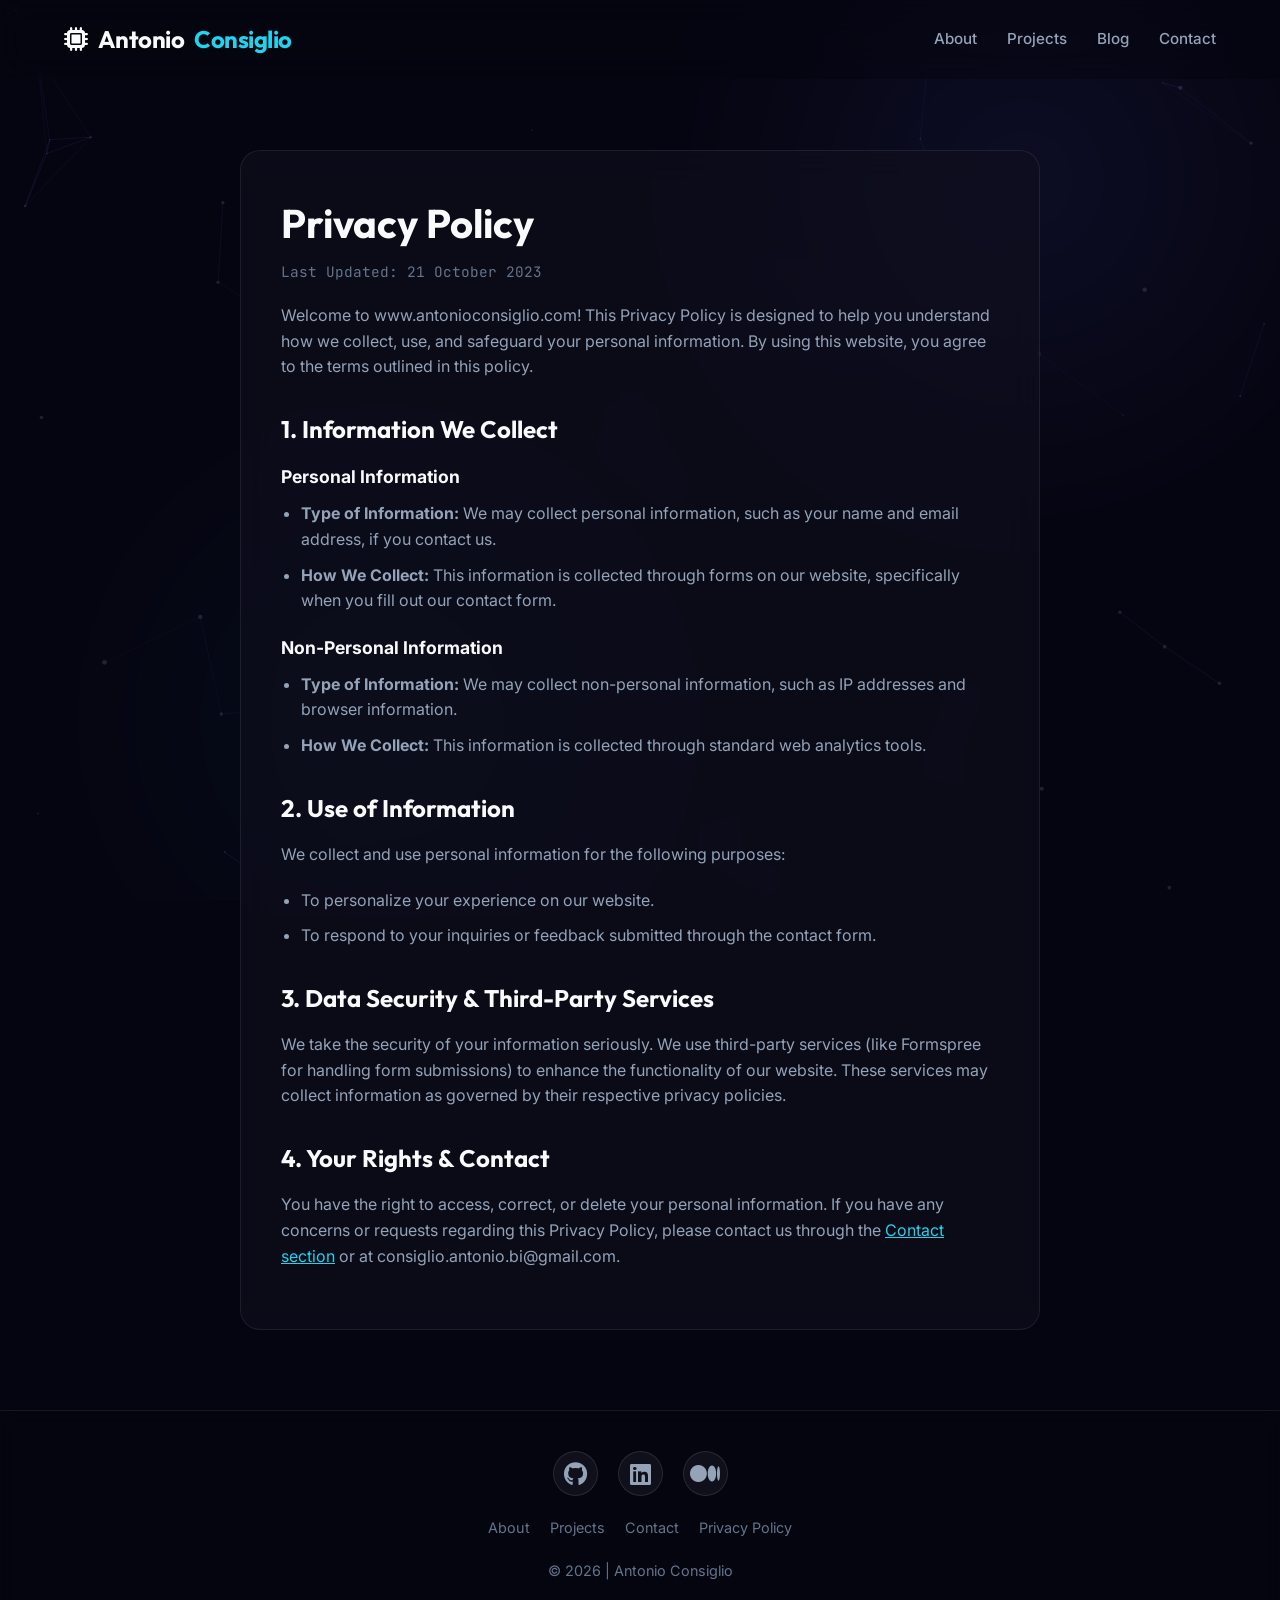
<file: docs/privacy_policy.html>
<!DOCTYPE html>
<html lang="en">
<head>
    <meta charset="UTF-8">
    <meta name="viewport" content="width=device-width, initial-scale=1.0">
    
    <title>Privacy Policy | Antonio Consiglio</title>
    <meta name="description" content="Privacy Policy for antonioconsiglio.com">
    <meta name="robots" content="noindex, follow">
    <link rel="canonical" href="https://www.antonioconsiglio.com/privacy_policy.html">

    <link rel="preconnect" href="https://fonts.googleapis.com">
    <link rel="preconnect" href="https://fonts.gstatic.com" crossorigin>
    <link href="https://fonts.googleapis.com/css2?family=Inter:wght@300;400;500;600;700&family=Outfit:wght@400;500;600;700;800&family=JetBrains+Mono:wght@400;500&display=swap" rel="stylesheet">
    <link rel="stylesheet" href="https://cdnjs.cloudflare.com/ajax/libs/font-awesome/6.4.0/css/all.min.css">
    
    <link rel="stylesheet" href="assets/css/style.css">
    <link rel="icon" type="image/png" href="assets/images/favicon.ico">
</head>
<body>

    <div class="ambient-bg">
        <canvas id="particle-canvas"></canvas>
        <div class="ambient-glow"></div>
        <div class="ambient-glow"></div>
    </div>

    <!-- Navigation -->
    <nav class="navbar scrolled">
        <div class="container nav-content">
            <a href="index.html" class="nav-logo">
                <i class="fa-solid fa-microchip"></i> Antonio<span>Consiglio</span>
            </a>
            <div class="nav-links">
                <a href="index.html#hero" class="nav-link">About</a>
                <a href="index.html#projects" class="nav-link">Projects</a>
                <a href="https://medium.com/@antonioconsiglio" target="_blank" class="nav-link">Blog</a>
                <a href="index.html#contact" class="nav-link">Contact</a>
            </div>
            <button class="mobile-menu-btn">
                <i class="fas fa-bars"></i>
            </button>
        </div>
    </nav>

    <!-- Content -->
    <main style="padding-top: 150px; padding-bottom: 80px; min-height: calc(100vh - 150px);">
        <div class="container">
            <div class="glass-card fade-in-up policy-card">
                
                <h1>Privacy Policy</h1>
                <p style="font-size: 0.9rem; color: var(--text-muted); font-family: 'JetBrains Mono', monospace;">Last Updated: 21 October 2023</p>
                
                <p>Welcome to www.antonioconsiglio.com! This Privacy Policy is designed to help you understand how we collect, use, and safeguard your personal information. By using this website, you agree to the terms outlined in this policy.</p>

                <h2>1. Information We Collect</h2>
                
                <h3>Personal Information</h3>
                <ul>
                    <li><strong>Type of Information:</strong> We may collect personal information, such as your name and email address, if you contact us.</li>
                    <li><strong>How We Collect:</strong> This information is collected through forms on our website, specifically when you fill out our contact form.</li>
                </ul>

                <h3>Non-Personal Information</h3>
                <ul>
                    <li><strong>Type of Information:</strong> We may collect non-personal information, such as IP addresses and browser information.</li>
                    <li><strong>How We Collect:</strong> This information is collected through standard web analytics tools.</li>
                </ul>

                <h2>2. Use of Information</h2>
                <p>We collect and use personal information for the following purposes:</p>
                <ul>
                    <li>To personalize your experience on our website.</li>
                    <li>To respond to your inquiries or feedback submitted through the contact form.</li>
                </ul>

                <h2>3. Data Security & Third-Party Services</h2>
                <p>We take the security of your information seriously. We use third-party services (like Formspree for handling form submissions) to enhance the functionality of our website. These services may collect information as governed by their respective privacy policies.</p>

                <h2>4. Your Rights & Contact</h2>
                <p>You have the right to access, correct, or delete your personal information. If you have any concerns or requests regarding this Privacy Policy, please contact us through the <a href="index.html#contact" style="color: var(--accent-secondary);">Contact section</a> or at consiglio.antonio.bi@gmail.com.</p>
                
            </div>
        </div>
    </main>

    <!-- Footer -->
    <footer class="footer">
        <div class="container">
            <div class="social-links">
                <a href="https://github.com/AntonioConsiglio" target="_blank" class="social-link"><i class="fab fa-github"></i></a>
                <a href="https://www.linkedin.com/in/antonioconsiglio/" target="_blank" class="social-link"><i class="fab fa-linkedin"></i></a>
                <a href="https://medium.com/@antonioconsiglio" target="_blank" class="social-link"><i class="fab fa-medium"></i></a>
            </div>
            <div class="footer-nav">
                <a href="index.html#hero">About</a>
                <a href="index.html#projects">Projects</a>
                <a href="index.html#contact">Contact</a>
                <a href="privacy_policy.html">Privacy Policy</a>
            </div>
            <p class="footer-text" style="margin-top: 20px;">
                &copy; <script>document.write(new Date().getFullYear())</script> | Antonio Consiglio
            </p>
        </div>
    </footer>

    <script src="assets/js/main.js"></script>
</body>
</html>
</file>
<file: docs/assets/css/style.css>
/* ==========================================================================
   Modern Portfolio Stylesheet - Premium Tech Profile
   ========================================================================== */

@import url('https://fonts.googleapis.com/css2?family=Inter:wght@300;400;500;600;700&family=Outfit:wght@400;500;600;700;800&family=JetBrains+Mono:wght@400;500&display=swap');

:root {
  /* Color Palette - Indigo/Cyan Deep Tech Theme */
  --bg-primary: #050511;
  --bg-secondary: #0A0A1A;
  --bg-surface: rgba(15, 15, 30, 0.6);
  --bg-elevated: rgba(25, 25, 50, 0.8);
  
  --text-primary: #f8fafc;
  --text-secondary: #94a3b8;
  --text-muted: #64748b;
  
  --accent-primary: #6366f1; /* Indigo */
  --accent-secondary: #22d3ee; /* Cyan */
  --accent-glow: rgba(99, 102, 241, 0.5);
  --accent-warm: #f59e0b;
  
  /* Utilities */
  --glass-border: 1px solid rgba(255, 255, 255, 0.08); /* More subtle */
  --glass-shadow: 0 8px 32px 0 rgba(0, 0, 0, 0.4);
  --transition-smooth: all 0.4s cubic-bezier(0.4, 0, 0.2, 1);
  --radius-md: 12px;
  --radius-lg: 20px;
  --radius-full: 9999px;
  
  --section-padding: 120px 0;
}

/* Base Initialization */
* {
  margin: 0;
  padding: 0;
  box-sizing: border-box;
}

html {
  scroll-behavior: smooth;
  scroll-padding-top: 80px; /* Account for fixed header */
}

body {
  font-family: 'Inter', sans-serif;
  background-color: var(--bg-primary);
  color: var(--text-primary);
  line-height: 1.6;
  overflow-x: hidden;
  position: relative;
}

/* Background Ambient Glow & Particles */
.ambient-bg {
  position: fixed;
  top: 0;
  left: 0;
  width: 100vw;
  height: 100vh;
  z-index: -1;
  overflow: hidden;
  background: var(--bg-primary);
}
#particle-canvas {
  position: absolute;
  top: 0;
  left: 0;
  width: 100%;
  height: 100%;
  opacity: 0.6;
}
.ambient-glow {
  position: absolute;
  width: 80vw;
  height: 80vh;
  background: radial-gradient(circle, var(--accent-glow) 0%, transparent 50%);
  border-radius: 50%;
  filter: blur(100px);
  opacity: 0.25;
  animation: float 25s infinite alternate ease-in-out;
}
.ambient-glow:nth-child(2) { top: -20vh; right: -20vw; }
.ambient-glow:nth-child(3) { bottom: -20vh; left: -10vw; background: radial-gradient(circle, rgba(34, 211, 238, 0.2) 0%, transparent 50%); animation-duration: 30s; animation-direction: alternate-reverse; }

/* Layout & Containers */
.container {
  width: 100%;
  max-width: 1200px;
  margin: 0 auto;
  padding: 0 24px;
}
.section {
  padding: var(--section-padding);
  position: relative;
}

/* Typography Helpers */
.gradient-text {
  background: linear-gradient(135deg, #fff 0%, #cbd5e1 100%);
  -webkit-background-clip: text;
  -webkit-text-fill-color: transparent;
}
.gradient-accent {
  background: linear-gradient(135deg, var(--accent-primary) 0%, var(--accent-secondary) 100%);
  -webkit-background-clip: text;
  -webkit-text-fill-color: transparent;
}
.font-mono {
  font-family: 'JetBrains Mono', monospace;
}

/* Header & Navigation */
.navbar {
  position: fixed;
  top: 0;
  width: 100%;
  z-index: 1000;
  padding: 20px 0;
  transition: var(--transition-smooth);
  backdrop-filter: blur(16px);
  -webkit-backdrop-filter: blur(16px);
  background: rgba(5, 5, 17, 0.6);
  border-bottom: 1px solid transparent; /* initially no border */
}
.navbar.scrolled {
  padding: 15px 0;
  border-bottom: var(--glass-border);
  box-shadow: var(--glass-shadow);
  background: rgba(5, 5, 17, 0.85);
}
.nav-content {
  display: flex;
  justify-content: space-between;
  align-items: center;
}
.nav-logo {
  font-family: 'Outfit', sans-serif;
  font-size: 1.5rem;
  font-weight: 700;
  color: var(--text-primary);
  text-decoration: none;
  letter-spacing: -0.5px;
  display: flex;
  align-items: center;
  gap: 10px;
}
.nav-logo span {
  color: var(--accent-secondary);
}
.nav-links {
  display: flex;
  gap: 30px;
}
.nav-link {
  color: var(--text-secondary);
  text-decoration: none;
  font-weight: 500;
  font-size: 0.95rem;
  transition: var(--transition-smooth);
  position: relative;
}
.nav-link:hover, .nav-link.active {
  color: var(--text-primary);
}
.nav-link::after {
  content: '';
  position: absolute;
  bottom: -4px;
  left: 0;
  width: 0;
  height: 2px;
  background: linear-gradient(90deg, var(--accent-primary), var(--accent-secondary));
  transition: var(--transition-smooth);
  border-radius: 2px;
}
.nav-link:hover::after, .nav-link.active::after {
  width: 100%;
}

/* Hero Section */
.hero {
  min-height: 100vh;
  display: flex;
  align-items: center;
  padding-top: 80px;
}
.hero-wrapper {
  display: grid;
  grid-template-columns: 1fr 1fr;
  gap: 60px;
  align-items: center;
}
.hero-content h1 {
  font-family: 'Outfit', sans-serif;
  font-size: 4rem;
  font-weight: 800;
  line-height: 1.1;
  margin-bottom: 20px;
  letter-spacing: -1px;
}
.hero-subtitle {
  font-size: 1.2rem;
  color: var(--text-secondary);
  margin-bottom: 30px;
  font-weight: 400;
}
.typewriter-text {
  color: var(--accent-secondary);
  font-weight: 600;
  border-right: 2px solid var(--accent-secondary);
  animation: blink 0.75s step-end infinite;
}
.hero-description {
  font-size: 1.1rem;
  color: var(--text-muted);
  max-width: 500px;
  margin-bottom: 40px;
}
.stats-row {
  display: flex;
  align-items: center;
  gap: 32px;
  margin-bottom: 32px;
  border-left: 2px solid var(--accent-primary);
  padding-left: 20px;
}
.hero-lang-social {
  display: flex;
  align-items: center;
  gap: 12px;
}
.hero-languages {
  display: flex;
  flex-direction: column;
  gap: 4px;
  font-size: 0.85rem;
  color: var(--text-muted);
  padding-left: 8px;
  border-left: 1px solid rgba(255,255,255,0.1);
}
.hero-lang-item {
  display: flex;
  align-items: center;
  gap: 6px;
}
.hero-lang-item .fi {
  width: 1.2em;
  border-radius: 2px;
  flex-shrink: 0;
}
.hero-social {
  display: flex;
  flex-direction: column;
  gap: 8px;
}
.stat-item {
  display: flex;
  flex-direction: column;
}
.stat-number {
  font-size: 2rem;
  font-family: 'Outfit', sans-serif;
  font-weight: 700;
  color: var(--text-primary);
}
.stat-label {
  font-size: 0.85rem;
  color: var(--text-muted);
  text-transform: uppercase;
  letter-spacing: 1px;
}
.btn-group {
  display: flex;
  gap: 20px;
}
.btn {
  padding: 14px 28px;
  border-radius: var(--radius-full);
  font-weight: 600;
  font-size: 0.95rem;
  text-decoration: none;
  transition: var(--transition-smooth);
  display: inline-flex;
  align-items: center;
  justify-content: center;
  gap: 10px;
  cursor: pointer;
  border: none;
  font-family: 'Inter', sans-serif;
}
.btn-primary {
  background: linear-gradient(135deg, var(--accent-primary), var(--accent-secondary));
  color: white;
  box-shadow: 0 4px 20px rgba(99, 102, 241, 0.4);
}
.btn-primary:hover {
  transform: translateY(-2px);
  box-shadow: 0 8px 30px rgba(99, 102, 241, 0.6);
}
.btn-secondary {
  background: var(--bg-surface);
  color: var(--text-primary);
  border: var(--glass-border);
  backdrop-filter: blur(10px);
}
.btn-secondary:hover {
  background: var(--bg-elevated);
  transform: translateY(-2px);
}
.hero-image-wrapper {
  position: relative;
  border-radius: var(--radius-lg);
  padding: 15px;
  background: linear-gradient(180deg, rgba(255,255,255,0.05) 0%, rgba(255,255,255,0.01) 100%);
  border: var(--glass-border);
  backdrop-filter: blur(20px);
  -webkit-backdrop-filter: blur(20px);
  box-shadow: var(--glass-shadow);
  transform: translateY(0);
  animation: floatImage 8s infinite ease-in-out;
}
.hero-image {
  width: 100%;
  border-radius: var(--radius-md);
  object-fit: cover;
  display: block;
}

/* Glass Cards */
.glass-card {
  background: var(--bg-surface);
  border: var(--glass-border);
  border-radius: var(--radius-lg);
  padding: 40px;
  backdrop-filter: blur(16px);
  -webkit-backdrop-filter: blur(16px);
  transition: var(--transition-smooth);
  position: relative;
  overflow: hidden;
}
.glass-card::before {
  content: '';
  position: absolute;
  top: 0;
  left: 0;
  width: 100%;
  height: 2px;
  background: linear-gradient(90deg, transparent, var(--accent-secondary), transparent);
  transform: translateX(-100%);
  transition: transform 0.6s ease;
}
.glass-card:hover {
  transform: translateY(-8px);
  background: var(--bg-elevated);
  box-shadow: var(--glass-shadow);
}
.glass-card:hover::before {
  transform: translateX(100%);
}

/* Tag Container */
.tag-container {
  display: flex;
  flex-wrap: wrap;
  gap: 10px;
  margin-top: 20px;
}
.tag {
  background: rgba(99, 102, 241, 0.1);
  color: var(--accent-secondary);
  padding: 6px 16px;
  border-radius: var(--radius-full);
  font-size: 0.85rem;
  font-weight: 500;
  border: 1px solid rgba(34, 211, 238, 0.2);
  transition: var(--transition-smooth);
}
.tag:hover {
  background: rgba(99, 102, 241, 0.2);
  border-color: rgba(34, 211, 238, 0.5);
}

/* Section Typography */
.section-header {
  text-align: center;
  margin-bottom: 60px;
}
.section-title {
  font-family: 'Outfit', sans-serif;
  font-size: 2.5rem;
  font-weight: 700;
  color: var(--text-primary);
  margin-bottom: 15px;
}
.section-subtitle {
  color: var(--text-secondary);
  font-size: 1.1rem;
  max-width: 600px;
  margin: 0 auto;
}

/* Expertise Section */
.expertise-grid {
  display: grid;
  grid-template-columns: repeat(auto-fit, minmax(300px, 1fr));
  gap: 30px;
}
.expertise-icon {
  width: 60px;
  height: 60px;
  border-radius: 14px;
  display: flex;
  align-items: center;
  justify-content: center;
  margin-bottom: 25px;
  font-size: 1.8rem;
  transition: var(--transition-smooth);
}
.glass-card:hover .expertise-icon {
  transform: scale(1.1);
}
.icon-indigo {
  background: rgba(99, 102, 241, 0.15);
  border: 1px solid rgba(99, 102, 241, 0.3);
  color: var(--accent-primary);
}
.icon-cyan {
  background: rgba(34, 211, 238, 0.15);
  border: 1px solid rgba(34, 211, 238, 0.3);
  color: var(--accent-secondary);
}
.expert-title {
  font-size: 1.4rem;
  font-family: 'Outfit', sans-serif;
  margin-bottom: 15px;
  color: var(--text-primary);
}
.expert-desc {
  color: var(--text-secondary);
  margin-bottom: 25px;
  font-size: 0.95rem;
}

/* Stack / Tech Grid Section */
.tech-stack-wrap {
  display: flex;
  flex-wrap: wrap;
  justify-content: center;
  gap: 20px;
  max-width: 900px;
  margin: 0 auto;
}
.tech-item {
  display: flex;
  align-items: center;
  gap: 10px;
  padding: 12px 24px;
  background: var(--bg-surface);
  border: var(--glass-border);
  border-radius: var(--radius-full);
  font-family: 'JetBrains Mono', monospace;
  font-size: 0.95rem;
  color: var(--text-primary);
  transition: var(--transition-smooth);
}
.tech-item:hover {
  background: rgba(99, 102, 241, 0.2);
  border-color: rgba(99, 102, 241, 0.5);
  transform: translateY(-3px);
  box-shadow: 0 5px 15px rgba(0,0,0,0.2);
}
.tech-item i {
  font-size: 1.2rem;
  color: var(--accent-secondary);
}

/* Experience Timeline */
.timeline {
  position: relative;
  max-width: 800px;
  margin: 0 auto;
}
.timeline::before {
  content: '';
  position: absolute;
  top: 0;
  left: 30px;
  height: 100%;
  width: 2px;
  background: linear-gradient(to bottom, transparent, var(--glass-border), transparent);
}
.timeline-item {
  position: relative;
  padding-left: 80px;
  margin-bottom: 60px;
}
.timeline-item:last-child {
  margin-bottom: 0;
}
.timeline-dot {
  position: absolute;
  left: 21px;
  top: 5px;
  width: 20px;
  height: 20px;
  border-radius: 50%;
  background: var(--bg-secondary);
  border: 2px solid var(--text-muted);
  z-index: 2;
  transition: var(--transition-smooth);
}
.timeline-item.active .timeline-dot {
  border-color: var(--accent-warm);
  box-shadow: 0 0 15px rgba(245, 158, 11, 0.5);
}
.timeline-date {
  color: var(--text-muted);
  font-size: 0.9rem;
  font-weight: 600;
  letter-spacing: 1px;
  margin-bottom: 8px;
  text-transform: uppercase;
  font-family: 'JetBrains Mono', monospace;
}
.timeline-item.active .timeline-date {
  color: var(--accent-warm);
}
.timeline-content h3 {
  font-size: 1.4rem;
  margin-bottom: 5px;
  color: var(--text-primary);
  font-family: 'Outfit', sans-serif;
}
.timeline-content h4 {
  font-size: 1rem;
  color: var(--accent-primary);
  font-weight: 500;
  margin-bottom: 15px;
}
.timeline-bulltes {
  list-style: none;
  margin-bottom: 20px;
}
.timeline-bulltes li {
  position: relative;
  padding-left: 20px;
  margin-bottom: 10px;
  color: var(--text-secondary);
  font-size: 0.95rem;
}
.timeline-bulltes li::before {
  content: '•';
  position: absolute;
  left: 0;
  top: 0;
  color: var(--accent-secondary);
  font-weight: bold;
}
.timeline-tech-context {
  margin-top: 15px;
  padding-top: 15px;
  border-top: 1px dashed rgba(255,255,255,0.1);
  font-size: 0.9rem;
  color: var(--text-muted);
}
.timeline-tech-context strong {
  color: var(--text-primary);
}

/* Projects Grid */
.projects-grid {
  display: grid;
  grid-template-columns: repeat(auto-fill, minmax(340px, 1fr));
  gap: 30px;
}
.project-card {
  display: flex;
  flex-direction: column;
  height: 100%;
  text-decoration: none;
  padding: 20px;
}
.project-img-wrapper {
  height: 200px;
  overflow: hidden;
  border-radius: var(--radius-md);
  margin-bottom: 20px;
  background: rgba(0,0,0,0.2);
  display: flex;
  align-items: center;
  justify-content: center;
}
.project-img {
  width: 100%;
  height: 100%;
  object-fit: cover;
  transition: transform 0.6s cubic-bezier(0.4, 0, 0.2, 1);
}
.project-img.contain {
  object-fit: contain;
  padding: 20px;
}
.project-card:hover .project-img {
  transform: scale(1.05);
}
.project-content {
  padding: 0 10px 10px;
  display: flex;
  flex-direction: column;
  flex-grow: 1;
}
.project-title {
  font-size: 1.3rem;
  color: var(--text-primary);
  margin-bottom: 10px;
  transition: color 0.3s ease;
  font-family: 'Outfit', sans-serif;
}
.project-card:hover .project-title {
  color: var(--accent-secondary);
}
.project-desc {
  color: var(--text-secondary);
  font-size: 0.95rem;
  margin-bottom: 20px;
  flex-grow: 1;
}

/* Contact Form */
.contact-container {
  max-width: 700px;
  margin: 0 auto;
}
.form-group {
  margin-bottom: 25px;
}
.form-label {
  display: block;
  margin-bottom: 10px;
  font-weight: 500;
  color: var(--text-secondary);
  font-size: 0.95rem;
}
.form-control {
  width: 100%;
  background: rgba(10, 10, 24, 0.5);
  border: 1px solid rgba(255, 255, 255, 0.1);
  border-radius: var(--radius-md);
  padding: 15px 20px;
  color: var(--text-primary);
  font-family: 'Inter', sans-serif;
  font-size: 1rem;
  transition: var(--transition-smooth);
}
.form-control:focus {
  outline: none;
  border-color: var(--accent-primary);
  box-shadow: 0 0 0 4px rgba(99, 102, 241, 0.15);
  background: rgba(10, 10, 24, 0.8);
}
textarea.form-control {
  resize: vertical;
  min-height: 150px;
}
.contact-alternative {
  text-align: center;
  margin-top: 60px;
}

/* Footer */
.footer {
  border-top: var(--glass-border);
  padding: 40px 0;
  text-align: center;
  background: rgba(5, 5, 17, 0.8);
  backdrop-filter: blur(10px);
}
.social-links {
  display: flex;
  justify-content: center;
  gap: 20px;
  margin-bottom: 20px;
}
.social-link {
  color: var(--text-secondary);
  font-size: 1.5rem;
  transition: var(--transition-smooth);
  width: 45px;
  height: 45px;
  display: flex;
  align-items: center;
  justify-content: center;
  border-radius: 50%;
  background: rgba(255,255,255,0.05);
  border: 1px solid rgba(255,255,255,0.1);
  text-decoration: none;
}
.social-link:hover {
  color: var(--accent-secondary);
  transform: translateY(-3px);
  background: rgba(255,255,255,0.1);
  border-color: var(--accent-secondary);
}
.footer-text {
  color: var(--text-muted);
  font-size: 0.9rem;
}
.footer-nav {
  margin-top: 20px;
  display: flex;
  justify-content: center;
  gap: 20px;
}
.footer-nav a {
  color: var(--text-muted);
  text-decoration: none;
  font-size: 0.9rem;
  transition: color 0.3s;
}
.footer-nav a:hover {
  color: var(--accent-secondary);
}

/* Animations */
@keyframes float {
  0% { transform: translate(0, 0) scale(1); }
  50% { transform: translate(5%, 5%) scale(1.05); }
  100% { transform: translate(-5%, -5%) scale(0.95); }
}
@keyframes floatImage {
  0%, 100% { transform: translateY(0); }
  50% { transform: translateY(-15px); }
}
@keyframes blink {
  50% { border-color: transparent; }
}
.fade-in-up {
  opacity: 0;
  transform: translateY(30px);
  transition: opacity 0.8s cubic-bezier(0.4, 0, 0.2, 1), transform 0.8s cubic-bezier(0.4, 0, 0.2, 1);
}
.fade-in-up.visible {
  opacity: 1;
  transform: translateY(0);
}
.delay-1 { transition-delay: 0.1s; }
.delay-2 { transition-delay: 0.2s; }
.delay-3 { transition-delay: 0.3s; }

/* Privacy Policy Layout Specifics */
.policy-card {
  max-width: 800px;
  margin: 0 auto;
  color: var(--text-secondary);
}
.policy-card h1 {
  color: var(--text-primary);
  font-family: 'Outfit', sans-serif;
  font-size: 2.5rem;
  margin-bottom: 5px;
}
.policy-card h2 {
  color: var(--text-primary);
  font-family: 'Outfit', sans-serif;
  font-size: 1.5rem;
  margin-top: 30px;
  margin-bottom: 15px;
}
.policy-card h3 {
  color: var(--text-primary);
  font-size: 1.1rem;
  margin-bottom: 10px;
}
.policy-card p, .policy-card ul {
  margin-bottom: 20px;
}
.policy-card ul {
  padding-left: 20px;
}
.policy-card li {
  margin-bottom: 10px;
}

/* Responsive Design */
@media (max-width: 991px) {
  .hero-wrapper {
    grid-template-columns: 1fr;
    text-align: center;
  }
  .hero-description {
    margin: 0 auto 40px;
  }
  .stats-row {
    flex-wrap: wrap;
    justify-content: center;
    gap: 20px;
    border-left: none;
    padding-left: 0;
  }
  .hero-lang-social {
    flex-direction: column;
    align-items: center;
    gap: 10px;
  }
  .hero-languages {
    flex-direction: row;
    gap: 10px;
  }
  .hero-social {
    flex-direction: row;
    gap: 10px;
  }
  .btn-group {
    justify-content: center;
  }
  .hero-image-wrapper {
    max-width: 450px;
    margin: 0 auto;
  }
}

@media (max-width: 768px) {
  .hero-content h1 {
    font-size: 2.8rem;
  }
  .nav-links {
    display: none;
  }
  .mobile-menu-btn {
    display: block;
    color: white;
    font-size: 1.5rem;
    cursor: pointer;
    background: none;
    border: none;
  }
  .projects-grid {
    grid-template-columns: 1fr;
  }
  .timeline::before {
    left: 20px;
  }
  .timeline-item {
    padding-left: 60px;
  }
  .timeline-dot {
    left: 11px;
  }
}

/* Mobile Nav Toggle */
.mobile-nav-active .nav-links {
  display: flex;
  flex-direction: column;
  position: absolute;
  top: 100%;
  left: 0;
  width: 100%;
  background: rgba(5, 5, 17, 0.98);
  backdrop-filter: blur(20px);
  padding: 30px;
  border-bottom: var(--glass-border);
  box-shadow: var(--glass-shadow);
  text-align: center;
}
.mobile-menu-btn {
  display: none;
}
@media (max-width: 768px) {
  .mobile-menu-btn { display: block; }
}
</file>
